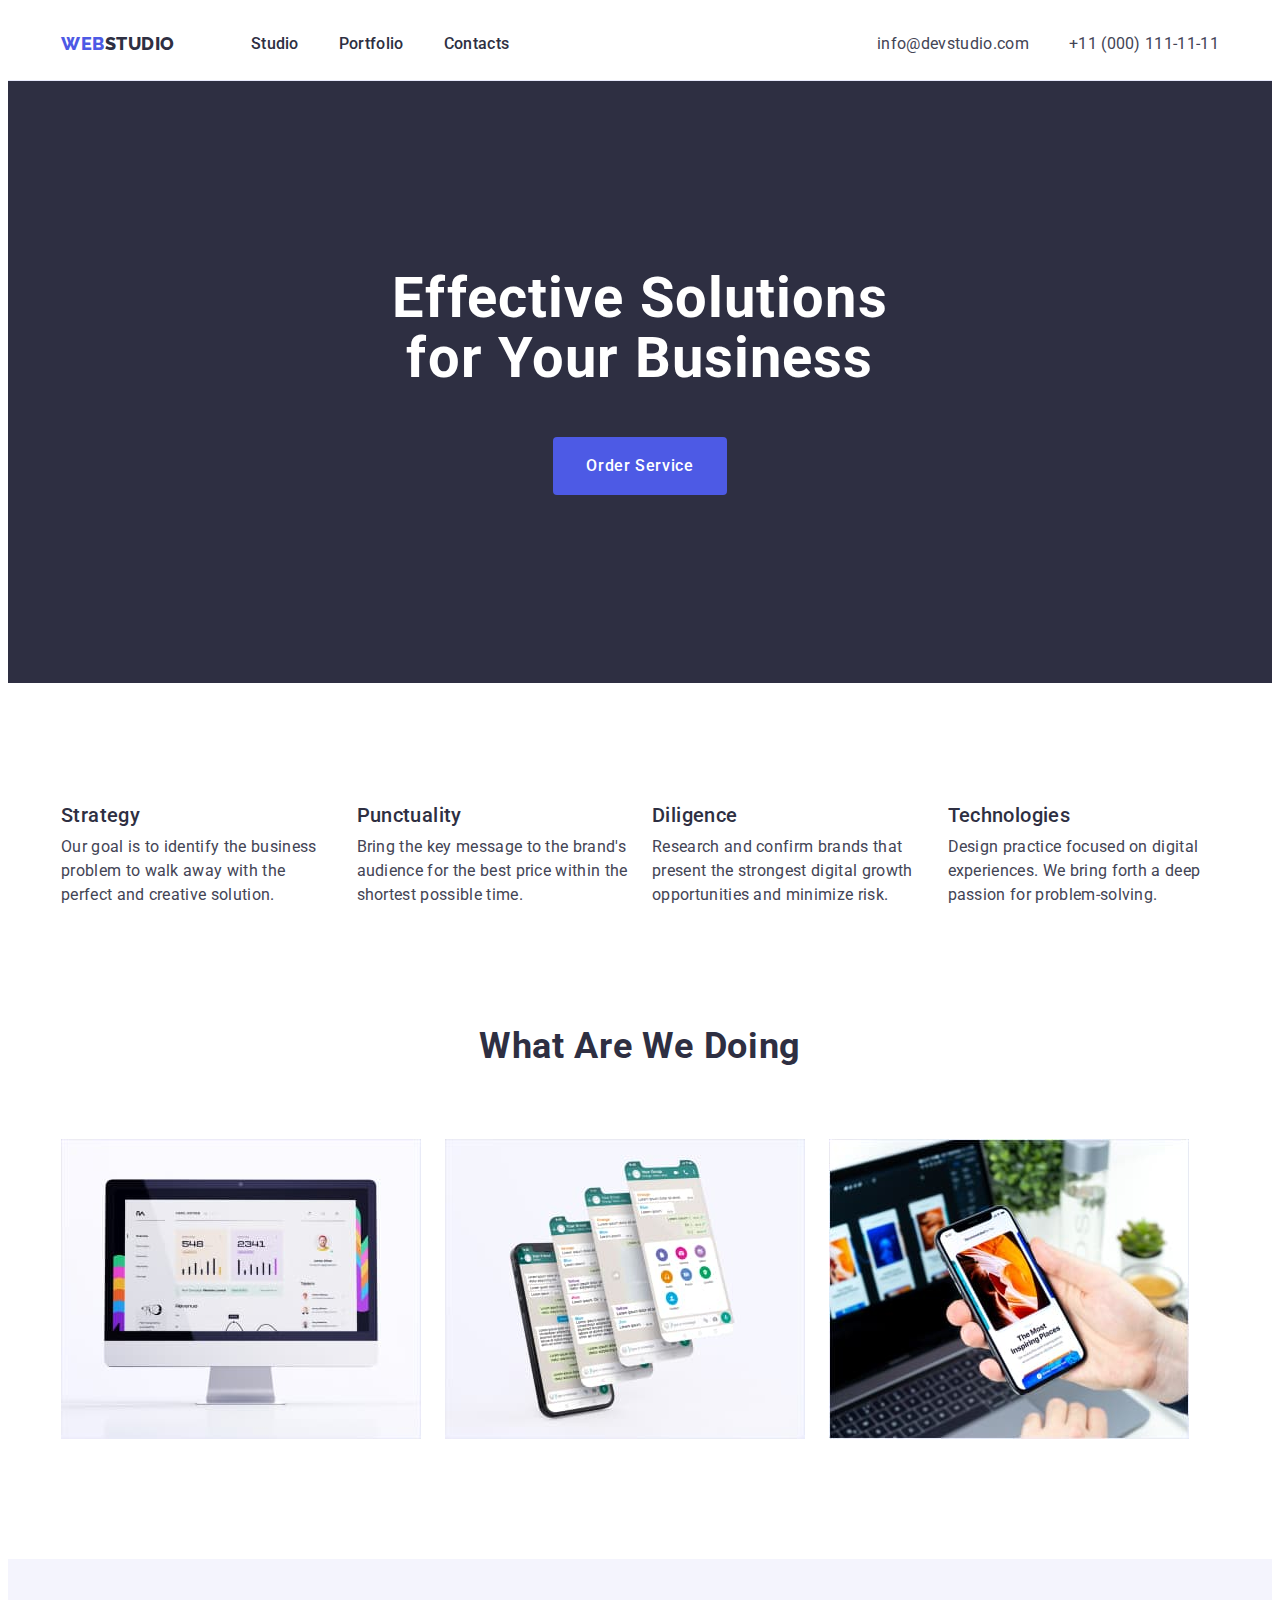
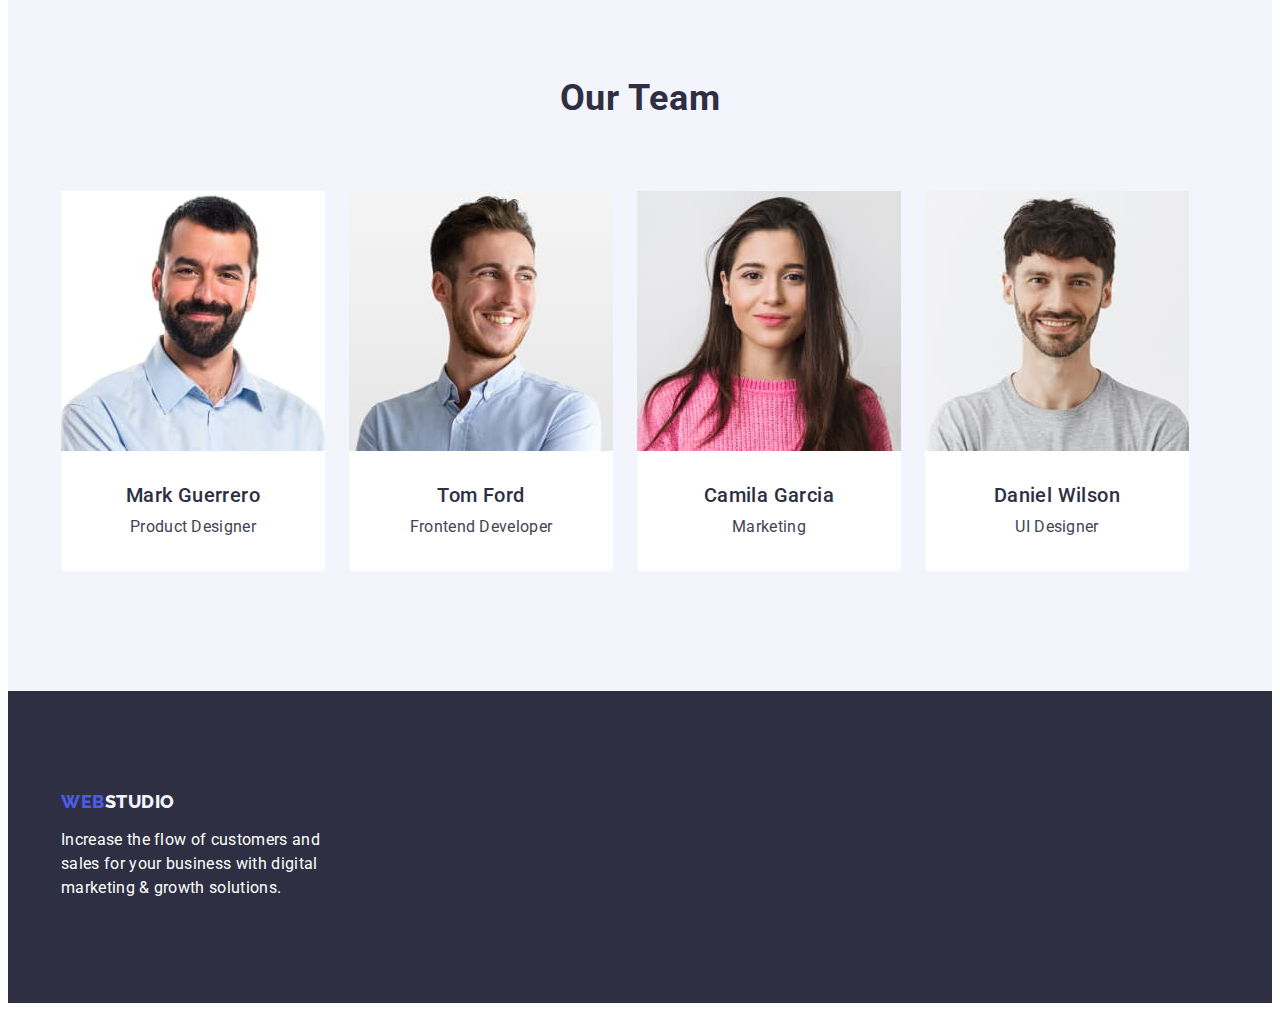
<file: index.html>
<!DOCTYPE html>
<html lang="en">
    <head>
        <meta charset="UTF-8">
        <meta http-equiv="X-UA-Compatible" content="IE=edge">
        <meta name="viewport" content="width=device-width, initial-scale=1.0">
        <title>Effective Solutions for Your Business</title>
        <link rel="preconnect" href="https://fonts.googleapis.com">
        <link rel="preconnect" href="https://fonts.gstatic.com" crossorigin>
        <link href="https://fonts.googleapis.com/css2?family=Raleway:wght@800&family=Roboto:wght@400;500;700;900&display=swap" 
        rel="stylesheet">
        <link rel="stylesheet" href="https://cdnjs.cloudflare.com/ajax/libs/modern-normalize/1.1.0/modern-normalize.min.css" integrity="sha512-wpPYUAdjBVSE4KJnH1VR1HeZfpl1ub8YT/NKx4PuQ5NmX2tKuGu6U/JRp5y+Y8XG2tV+wKQpNHVUX03MfMFn9Q==" crossorigin="anonymous" referrerpolicy="no-referrer">
        <link rel="stylesheet" href="./css/styles.css">
    </head>

    <body>
 
        <!--HEADER-->
 
       
        <header class="page-header">
            <div class="container main-container">
                <nav class="page-nav">       
                    <a class="logo-link link" href="./index.html">WEB<span class="studio">Studio</span></a>

                    <ul class="menu list">
                        <li class="menu-item">
                            <a class="menu-link link" href="./index.html">Studio</a>
                        </li>

                        <li class="menu-item">
                            <a class="menu-link link" href="./portfolio.html">Portfolio</a>
                        </li>

                        <li class="menu-item">
                            <a class="menu-link link" href="">Contacts</a>
                        </li>

                    </ul>

                </nav>
                <address class="contact-adress">
                    <ul class="contact-list list">
                        <li class="item"><a class="contact-link link" href="mailto:info@devstudio.com">info@devstudio.com</a></li>
                        <li class="item"><a class="contact-link link" href="tel:+110001111111">+11 (000) 111-11-11</a></li>
                    </ul>
                </address>
            </div>
        </header>
       
        
        <main>

            
            <section class="hero">

                <div class="container container-hero">
                
                    <h1 class="hero-text">Effective Solutions for Your Business</h1>

                    <button class="modal-btn" type="button">Order Service</button>

                </div>

               

            </section>
            

            <section class="rules">

                <div class="container ">        
                    <h2 class="visually-hidden" hidden>rules</h2>

                    <ul class="rules-list list">
                        <li class="item-rules">
                            <h3 class="service-text">Strategy</h3>
                            <p class="section-description">Our goal is to identify the business
                                problem to walk away with the perfect and creative solution.</p>
                        </li>
                        <li class="item-rules">
                            <h3 class="service-text">Punctuality</h3>               
                            <p class="section-description">Bring the key message to the brand's audience for the best price within the shortest possible time.</p> 
                        </li>
                        <li class="item-rules">
                            <h3 class="service-text">Diligence</h3>
                            <p class="section-description">Research and confirm brands that present the strongest digital growth opportunities and minimize risk.</p>
                        </li>
                        <li class="item-rules">
                            <h3 class="service-text">Technologies</h3>
                            <p class="section-description">Design practice focused on digital experiences. We bring forth a deep passion for problem-solving.</p>
                        </li>
                    </ul>
                </div>
            </section>
                 
           
            

            <section class="example">

                <div class="container ">
                        <h2 class="subtitle">What are we doing</h2>
                    <ul class="what-are-doing list">
                        <li class="item_what">
                            <img class="foto-example"
                            src="./images/computer.jpg" 
                            alt="computer"
                            width="360"
                            >
                        
                        </li>
                        <li class="item_what">
                            <img class="foto-example"
                            src="./images/telefon.jpg" 
                            alt="telefon"
                            width="360"
                            >

                        </li>
                        <li class="item_what">
                            <img class="foto-example"
                            src="./images/technical.jpg" 
                            alt="technical"
                            width="360"
                            >
                            
                        </li>
                    </ul>
                </div>
            </section>

                <section class="ourteam">
                    <div class="container cont-ourteam ">
                        <h2 class="subtitle">Our Team</h2>
                        <ul class="list list-team">
                            <li class="item-team">
                                <img class="foto-team"
                                    src="./images/MarkGuerrero.jpg" 
                                    alt="Mark Guerrero"
                                    width="264">
                            <div class="container-text">
                                <h3 class="service-text">Mark Guerrero</h3>
                                <p class="section-description">Product Designer</p>
                            </div>   
    
                            </li>
                            <li class="item-team">
                                <img class="foto-team"
                                src="./images/TomFord.jpg" 
                                alt="Tom Ford"
                                width="264"
                                
                                >
                            <div class="container-text">
                                <h3 class="service-text">Tom Ford</h3>
                                <p class="section-description">Frontend Developer</p>
                            </div>
                            </li>
                            <li class="item-team">
                                <img class="foto-team"
                                src="./images/CamilaGarcia.jpg" 
                                alt="Camila Garcia"
                                width="264"
                                
                                >
                            <div class="container-text">
                                <h3 class="service-text">Camila Garcia</h3>
                                <p class="section-description">Marketing</p>
                            </div>
    
                            </li>
                            <li class="item-team">
                                <img class="foto-team"
                                src="./images/DanielWilson.jpg" 
                                alt="Daniel Wilson"
                                width="264"
                                
                                >
                            <div class="container-text">
                                <h3 class="service-text">Daniel Wilson</h3>
                                <p class="section-description">UI Designer</p>
                            </div>
                            </li>
                        </ul>
                    
                    </div>

                    
                </section>
            


        </main>
        
            

        <footer class="footer">

           
            <div class="container container-footer">

                <a class="logo-link link footer-link" href="./index.html">WEB<span class="studio-footer">Studio</span></a>
                <p class="section-footer">Increase the flow of customers and sales for your business with digital marketing & growth solutions.</p>
            
            </div>
        </footer>

    </body>
    
</html>
</file>
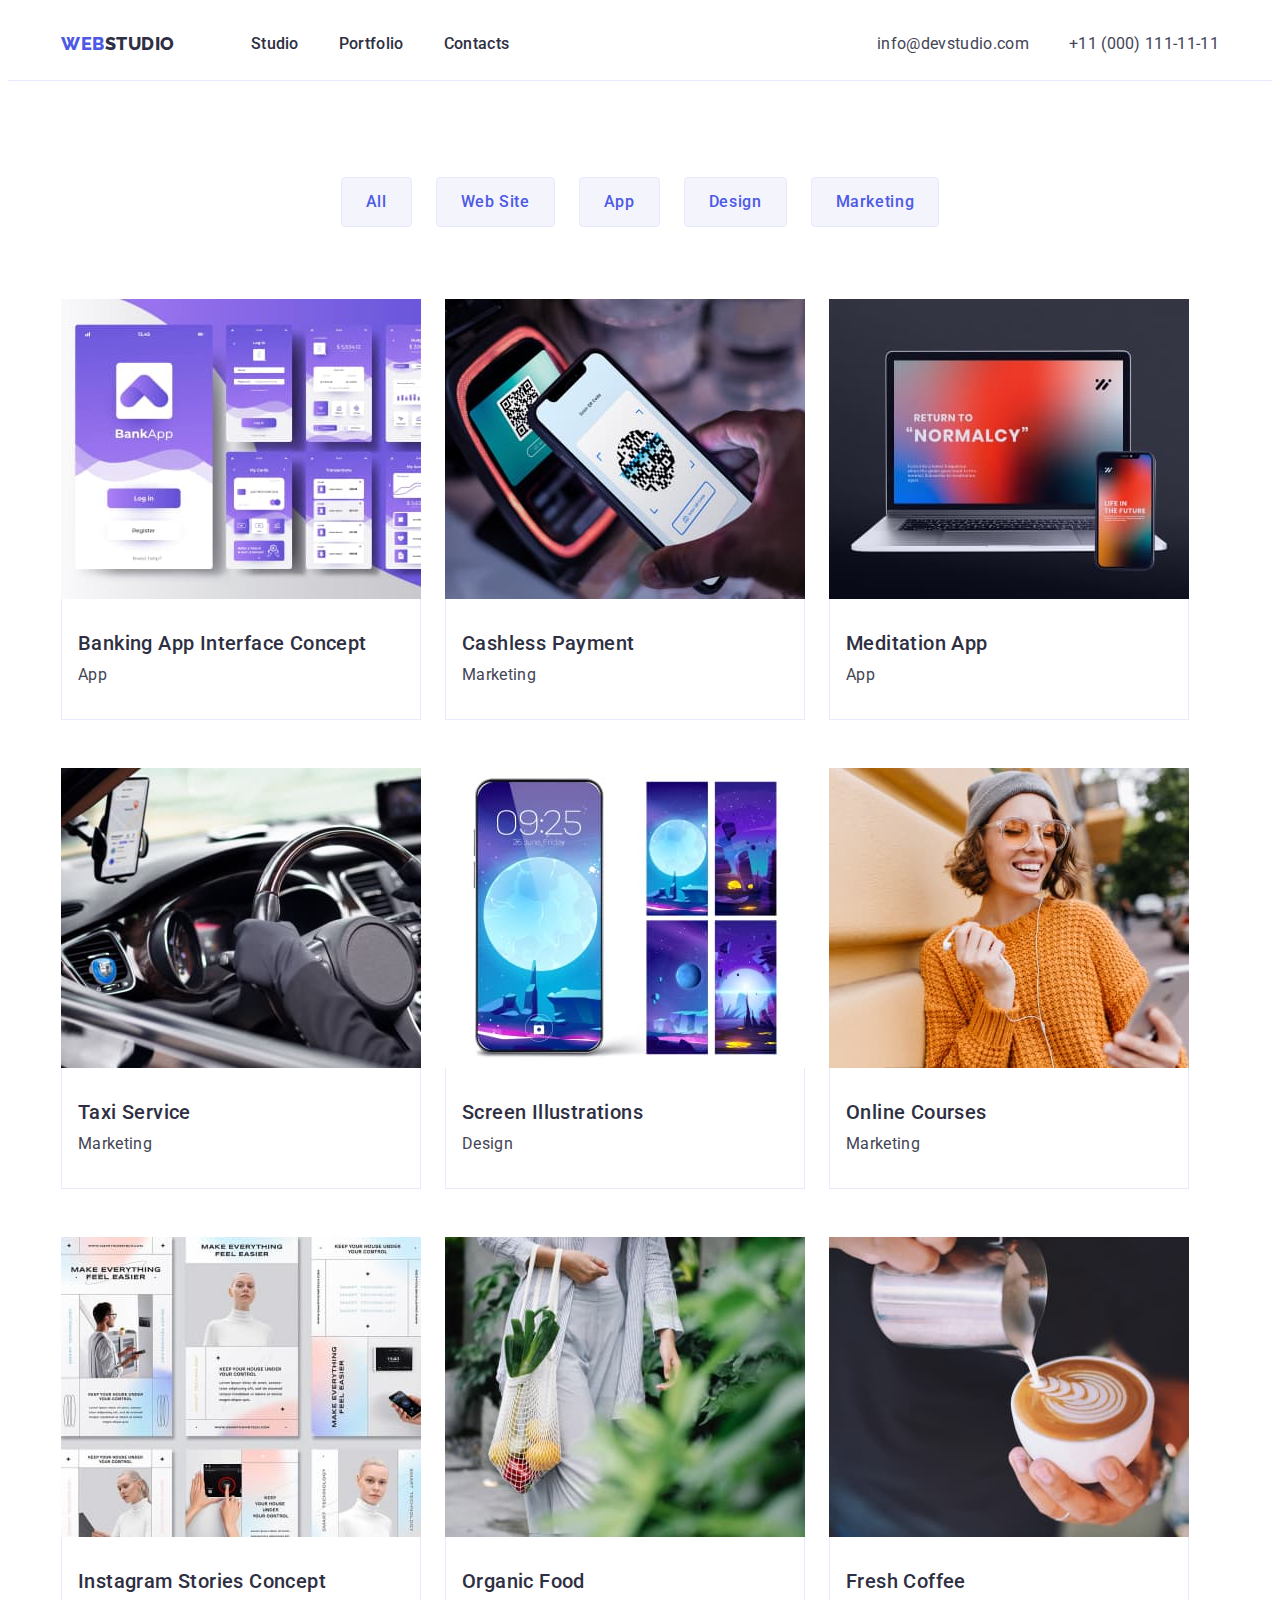
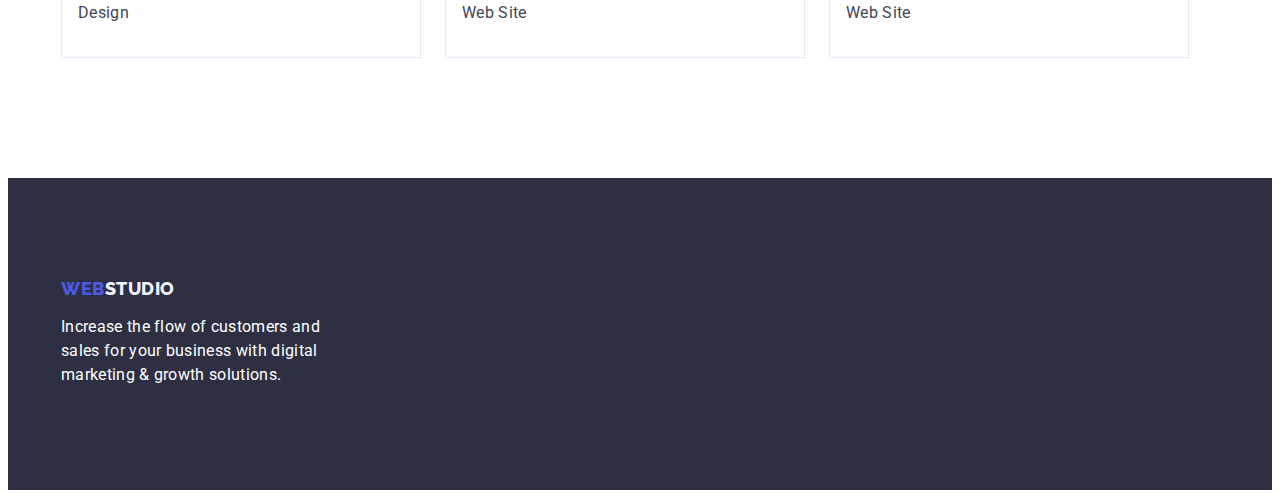
<file: portfolio.html>
<!DOCTYPE html>
<html lang="en">
    <head>
        <meta charset="UTF-8">
        <meta http-equiv="X-UA-Compatible" content="IE=edge">
        <meta name="viewport" content="width=device-width, initial-scale=1.0">
        <title>Effective Solutions for Your Business</title>
        <link rel="preconnect" href="https://fonts.googleapis.com">
        <link rel="preconnect" href="https://fonts.gstatic.com" crossorigin>
        <link 
            href="https://fonts.googleapis.com/css2?family=Raleway:wght@800&family=Roboto:wght@400;500;700;900&display=swap" 
            rel="stylesheet"
        >
        <link rel="stylesheet" href="https://cdnjs.cloudflare.com/ajax/libs/modern-normalize/1.1.0/modern-normalize.min.css" integrity="sha512-wpPYUAdjBVSE4KJnH1VR1HeZfpl1ub8YT/NKx4PuQ5NmX2tKuGu6U/JRp5y+Y8XG2tV+wKQpNHVUX03MfMFn9Q==" crossorigin="anonymous" referrerpolicy="no-referrer">
        <link rel="stylesheet" href="./css/styles.css">
    </head>

<body >
     
    <header class="page-header">
        <div class="container main-container portfolio-cont">
            <nav class="page-nav">       
                <a class="logo-link link" href="./index.html">WEB<span class="studio">Studio</span></a>

                <ul class="menu list">
                    <li class="menu-item">
                        <a class="menu-link link" href="./index.html">Studio</a>
                    </li>

                    <li class="menu-item">
                        <a class="menu-link link" href="./portfolio.html">Portfolio</a>
                    </li>

                    <li class="menu-item">
                        <a class="menu-link link" href="">Contacts</a>
                    </li>

                </ul>

            </nav>
            <address class="contact-adress">
                <ul class="contact-list list">
                    <li class="item"><a class="contact-link link" href="mailto:info@devstudio.com">info@devstudio.com</a></li>
                    <li class="item"><a class="contact-link link" href="tel:+110001111111">+11 (000) 111-11-11</a></li>
                </ul>
            </address>
        </div>
    </header>

   <main>
    <section class="section-portfolio">
        <div class="container container-port">    
                <h1 class="visually-hidden">portfolio </h1>
            <ul class="list list-porfolio">
                <li><button class="btn-portfolio" type="button">All</button></li>
                <li><button class="btn-portfolio" type="button">Web Site</button></li>
                <li><button class="btn-portfolio" type="button">App</button></li>
                <li><button class="btn-portfolio" type="button">Design</button></li>
                <li><button class="btn-portfolio" type="button">Marketing</button></li>
            </ul>
             
    
            <ul class="list list-foto-porfol">
                <li class="gallery">
                    <a class="link" href=""> 
                        <img class="jpg-port" src="./images/portfolio/banking_app.jpg" 
                            alt="banking_app" 
                            width="360">
                        <div class="text-portf">
                            <h2 class="service-text">Banking App Interface Concept</h2>
                            <p class="section-description">App</p>
                        </div>
                    </a>
                    
                </li>
                <li class="gallery">
                    <a class="link" href=""> 
                        <img class="jpg-port" src="./images/portfolio/cashless_payment.jpg" 
                            alt="cashless_payment" 
                            width="360">
                        <div class="text-portf">
                            <h2 class="service-text">Cashless Payment</h2>
                            <p class="section-description">Marketing</p>
                        </div>
                    </a>
                </li>
                <li class="gallery">
                    <a class="link" href=""> 
                        <img class="jpg-port" src="./images/portfolio/meditaion_app.jpg" 
                            alt="meditaion_app" 
                            width="360">
                        <div class="text-portf">
                            <h2 class="service-text">Meditation App</h2>
                            <p class="section-description">App</p>
                        </div>
                    </a>
                </li>
                <li class="gallery">
                    <a class="link" href=""> 
                        <img class="jpg-port" src="./images/portfolio/taxi_service.jpg" 
                            alt="taxi_service" 
                            width="360">
                        <div class="text-portf">
                            <h2 class="service-text">Taxi Service</h2>
                            <p class="section-description">Marketing</p>
                        </div>
                    </a>
                </li>
                <li class="gallery">
                    <a class="link" href=""> 
                        <img class="jpg-port" src="./images/portfolio/screen_ilustrations.jpg" 
                            alt="screen_ilustrations" 
                            width="360">
                        <div class="text-portf">
                            <h2 class="service-text">Screen Illustrations</h2>
                            <p class="section-description">Design</p>
                        </div>
                    </a>
                </li>
                <li class="gallery">
                    <a class="link" href=""> 
                        <img class="jpg-port" src="./images/portfolio/online_courses.jpg" 
                            alt="online_courses" 
                            width="360">
                        <div class="text-portf">
                            <h2 class="service-text">Online Courses</h2>
                            <p class="section-description">Marketing</p>
                        </div>
                    </a>
                </li>
                <li class="gallery">
                    <a class="link" href=""> 
                        <img class="jpg-port" src="./images/portfolio/instagram_stories_concept.jpg" 
                            alt="instagram_stories_concept" 
                            width="360">
                        <div class="text-portf">
                            <h2 class="service-text">Instagram Stories Concept</h2>
                            <p class="section-description">Design</p>
                        </div>
                    </a>
                </li>
                <li class="gallery">
                    <a class="link" href=""> 
                        <img class="jpg-port" src="./images/portfolio/organic_food.jpg" 
                            alt="organic_food" 
                            width="360">
                        <div class="text-portf">
                            <h2 class="service-text">Organic Food</h2>
                            <p class="section-description">Web Site</p>
                        </div>
                    </a>
                </li>
                <li class="gallery">
                    <a class="link" href="">
                        <img class="jpg-port"src="./images/portfolio/fresh_coffe.jpg" 
                            alt="fresh_coffe" 
                            width="360">
                        <div class="text-portf">
                            <h2 class="service-text">Fresh Coffee</h2>
                            <p class="section-description">Web Site</p>
                        </div>
                    </a>
                </li>
            </ul>
        </div>

    </section>


    
   </main>
   
   <footer class="footer">

           
    <div class="container container-footer">

        <a class="logo-link link footer-link" href="./index.html">WEB<span class="studio-footer">Studio</span></a>
        <p class="section-footer">Increase the flow of customers and sales for your business with digital marketing & growth solutions.</p>
    
    </div>
</footer>
 
</body>
</html>
</file>
<file: css/styles.css>
:root {
    --primary-text-color: #434455;
    --title-text-color: #2E2F42;
    --primary-white-color: #FFFFFF;;
    --primary-blue-color: #4D5AE5;
    --hover-focus-color:  #404BBF;
    --background-color-black: #2E2F42;
    --background-color-white: #F4F4FD;
    --border-color: #E7E9FC;
}



body {
    font-family: "Roboto", sans-serif;
    color: var(--primary-text-color);
}

.list {
    list-style: none;
}
.link {
    text-decoration: none;
}

h1,h2,h3,h4,ul,p {
    margin-top: 0;
    margin-bottom: 0;
    padding-left: 0;
}

.container {

    width: 1158px;
    margin: 0 auto;
    padding-right: 15px;
    padding-left: 15px;

}

.container-text {
    padding: 32px 16px;
    
    text-align: center;
    margin: 0 auto;
}


.logo-link {
font-family: "Raleway", sans-serif;
font-weight: 800;
font-size: 18px;
line-height: 1.17;
color: var( --primary-blue-color);
letter-spacing: 0.03em;
text-transform: uppercase;

}
.page-header{
    border: 1px solid var(--border-color);
    border-top: 0;
    border-left: 0;
    border-right: 0;
}

.main-container{
    display: flex;
    align-items: center;
}
.page-nav{
    display: flex;
    align-items: center;
}
.studio {
    color:var(--title-text-color);
    
}
.menu {
    display: flex;
    margin-left: 76px;
    padding-top: 24px;
    padding-bottom: 24px;
}

.menu-item {
    margin-right: 40px;
}
.menu-item:last-child{
    margin-right: 0px;
}

.menu-link:hover,
.menu-link:focus {
    color: var(--hover-focus-color);
}

.menu-link {
    font-weight: 500;
    font-size: 16px;
    line-height: 1.5;
    letter-spacing: 0.02em;
    color: var(--title-text-color);

}

.contact-adress {
    font-style: normal;
    margin-left: auto;
}

.contact-link:hover,
.contact-link:focus {
    color: var(--hover-focus-color);
}

.contact-list {
    display: flex;
    }
.contact-list .item + .item {
    margin-left: 40px;
}


.contact-link {
    font-size: 16px;
    line-height: 1.5;
    letter-spacing: 0.02em;
    color: var(--primary-text-color);
    font-style: normal;
   

}



.hero {
    padding-top: 188px;
    padding-bottom: 188px;
    
    background-color: var(--background-color-black);
    
    text-align: center;
    
        
}
.hero-text {
    width: 496px;
    height: 120px;
    
    margin: auto;
    
    
    
    

    font-weight: 700;
    font-size: 56px;
    line-height: 1.07;
    letter-spacing: 0.02em;
    color: var(--primary-white-color);
   
}
.modal-btn {
    border-radius: 4px;
    padding: 16px 32px;
    border: 1px solid transparent;
    margin-top: 48px;
    

    font-family: "Roboto", sans-serif ;
    color:var(--primary-white-color);
    background:var(--primary-blue-color);
    cursor: pointer;
    font-weight: 500;
    font-size: 16px;
    line-height: 1.5;
    letter-spacing: 0.04em;
}

.modal-btn:hover,
.modal-btn:focus {
    background-color: var(--hover-focus-color);
}




.rules{
    
    padding-bottom: 120px;
    padding-top: 120px;
}



.rules-list {
    display: flex;
   
}

.item-rules {
    width: calc(100% / 4);
    margin-right: 24px;

}
.item-rules:last-child {
    margin-right: 0px;
}





.visually-hidden {
    position: absolute;
    width: 1px;
    height: 1px;
    margin: -1px;
    border: 0;
    padding: 0;
    
    white-space: nowrap;
    clip-path: inset(100%);
    clip: rect(0 0 0 0);
    overflow: hidden;
}


.service-text {
    margin-bottom: 8px;

    font-weight: 500;
    font-size: 20px;
    line-height: 1.2;
    letter-spacing: 0.02em;
    color: var( --title-text-color);
}
.section-description{
    
    font-size: 16px;
    line-height: 1.5;
    letter-spacing: 0.02em;
    color: var(--primary-text-color);
    }

.subtitle {
    margin-bottom: 72px;


    font-weight: 700;
    font-size: 36px;
    line-height: 1.11;
    text-align: center;
    letter-spacing: 0.02em;
    text-transform: capitalize;
    color: var( --title-text-color);
}
.example{
    padding-bottom: 120px;
}
.foto-example {
    display: block;
    width: 100%;
    height: auto;
}
.what-are-doing {
    display: flex;
    padding-left: 0px;
}

.item_what {
    margin-right: 24px;

}
.item_what:last-child {
    margin-right: 0px; 
}


   

.ourteam{
    padding-top: 120px;
    padding-bottom: 120px;
    background: var(--background-color-white);
}

.list-team {
    display: flex;
    padding-left: 0px;

}

.item-team {
    margin-right: 24px;
    background: var(--primary-white-color);
    border-radius: 0px 0px 4px 4px;

}
.item-team:last-child {
    margin-right: 0px;
}


.section-footer {
    margin-top: 16px;
    width: 264px;
    
   
    font-size: 16px;
    line-height: 1.5;
    letter-spacing: 0.02em;
    color: var(--primary-white-color);
    
    

}

.section-portfolio {
    padding-top: 96px;
    padding-bottom: 120px;
}
.studio-footer{
   color: var(--background-color-white); 
}

.btn-portfolio:hover,
.btn-portfolio:focus {
    background: var(--hover-focus-color);
    color: var(--primary-white-color);
}

.btn-portfolio {
    
    padding: 12px 24px;
    border-radius: 4px;
    border: 1px solid var(--border-color);
    background: var(--background-color-white);

    font-family: "Roboto", sans-serif;
    cursor: pointer;
    font-weight: 500;
    font-size: 16px;
    line-height: 1.5;
    letter-spacing: 0.04em;
    color:  var(--primary-blue-color);
       
   
}



.list-porfolio {
    margin-bottom: 72px;
    display: flex;
    width: 100%;
    height: auto;
    gap: 24px;
    justify-content: center;
}



.list-foto-porfol {
    display: flex;
    
    flex-wrap: wrap;
    padding-left: 0;
}
.gallery {
    
    

    margin-right: 24px;
    margin-bottom: 48px;

}

.jpg-port{
    display: block;
   
}
.foto-team {
    display: block;
}
    

.gallery:nth-child(3n) {
    margin-right: 0;
}
.gallery:nth-last-child(-n + 3) {
    margin-bottom: 0px;
}

.text-portf {
    border: 1px solid var(--border-color);
    border-top: 0;

    padding: 32px;
    padding-left: 16px;
    
}


.container-footer{
    
    height: 112px;
    

}
.footer {
    background-color: var(--background-color-black);
    
    padding-top: 100px;
    padding-bottom: 100px;
    
}
</file>
